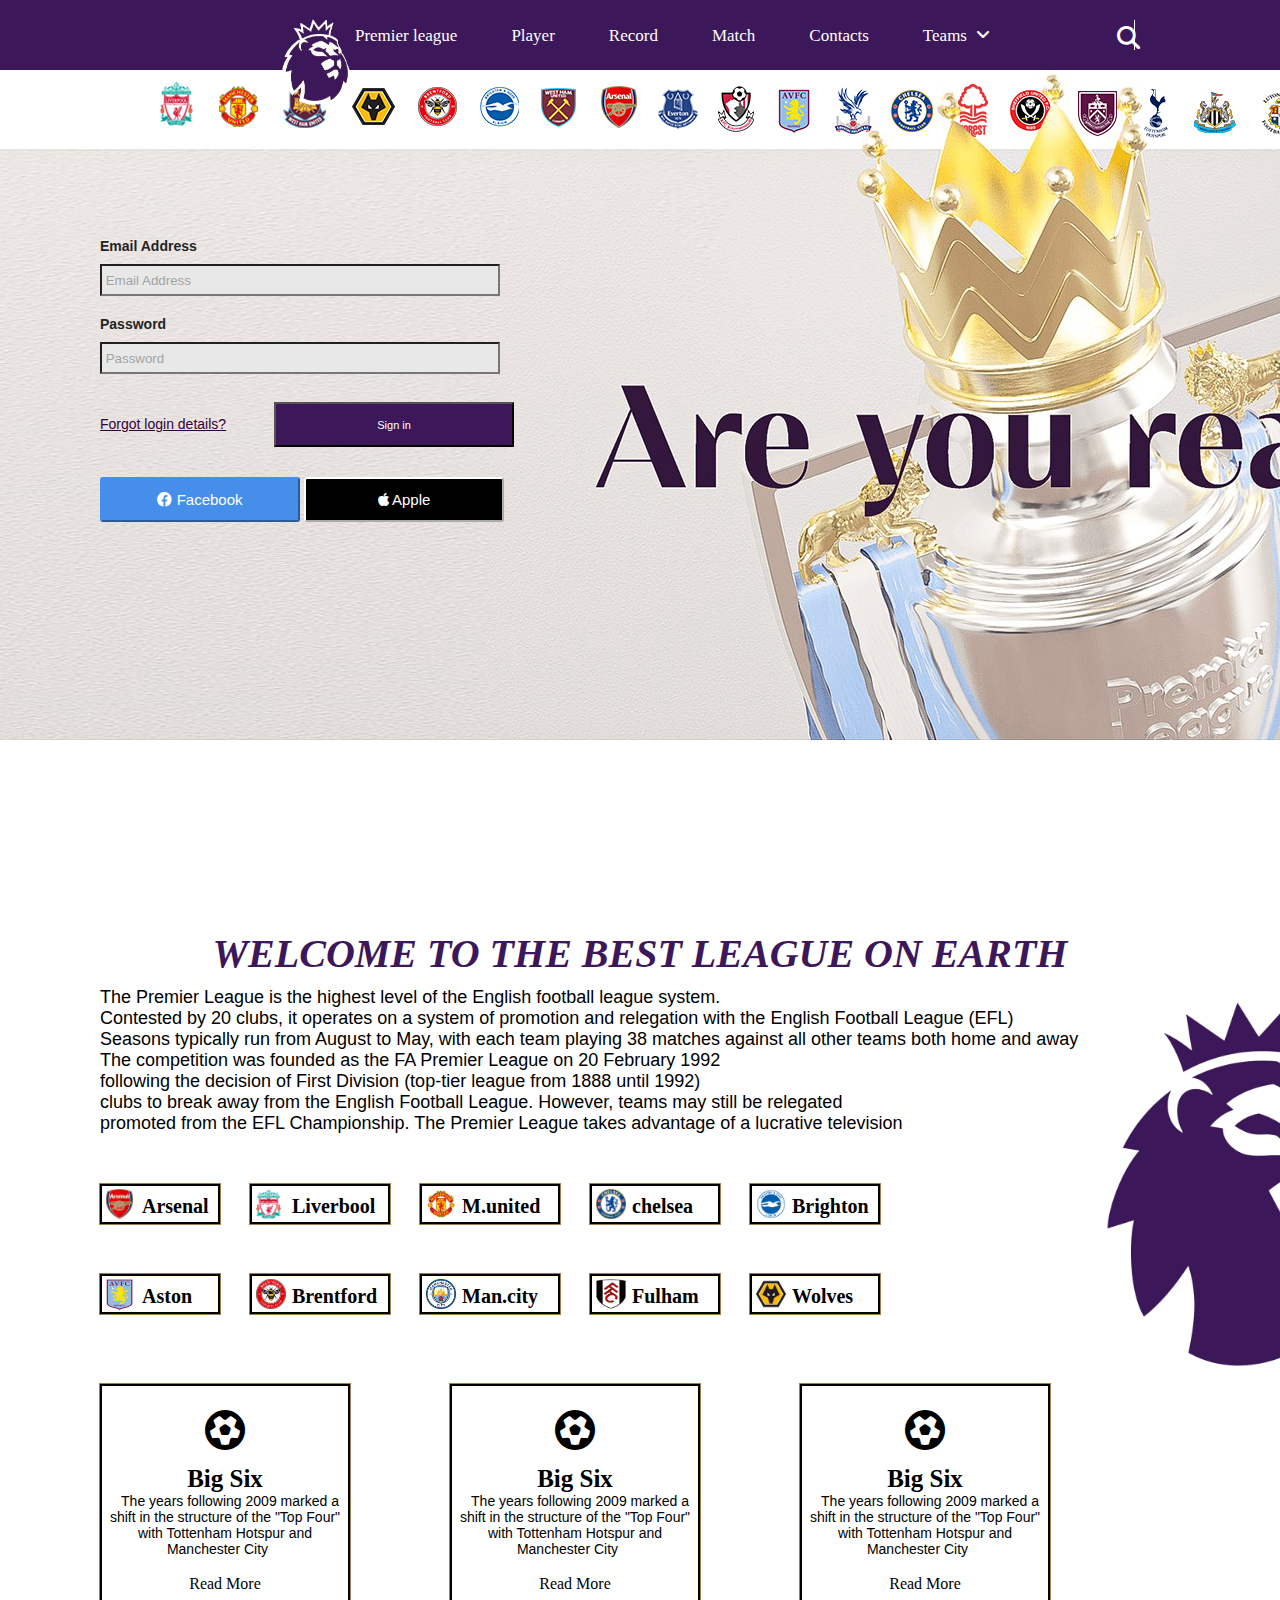
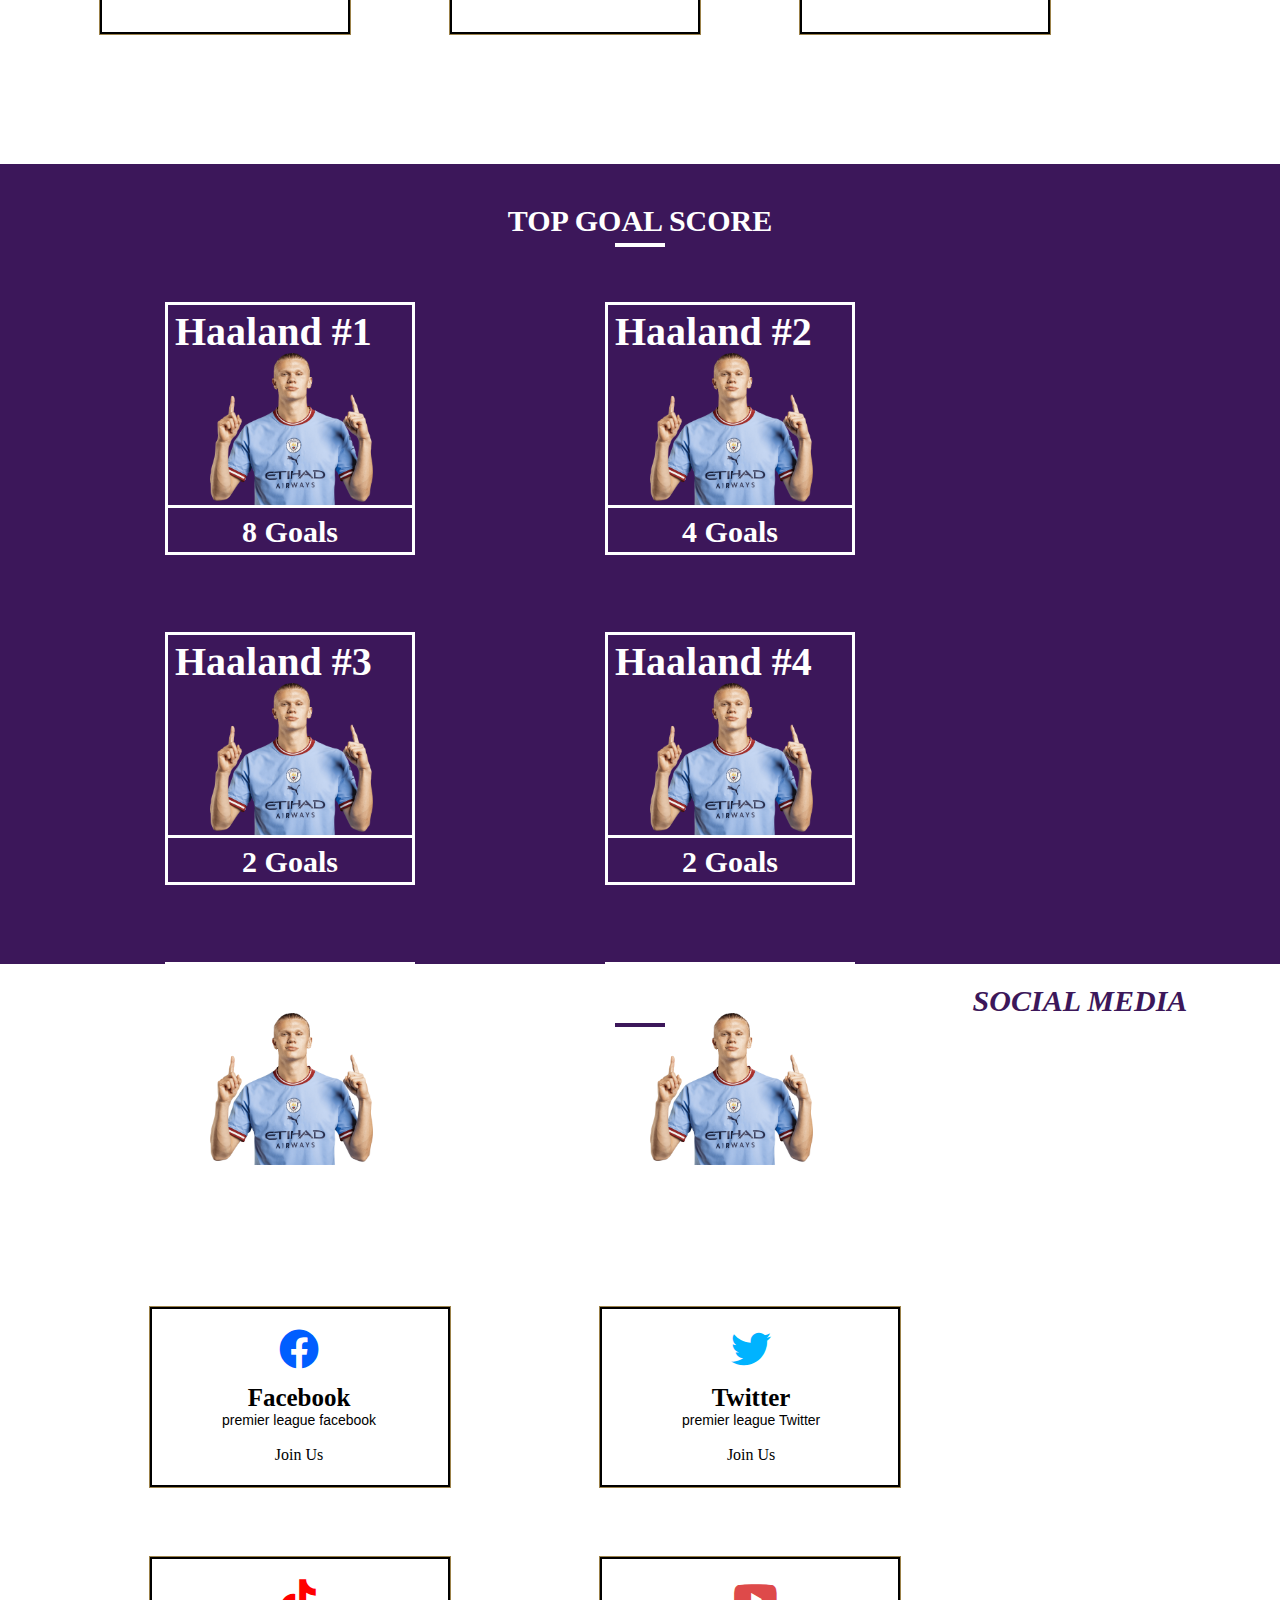
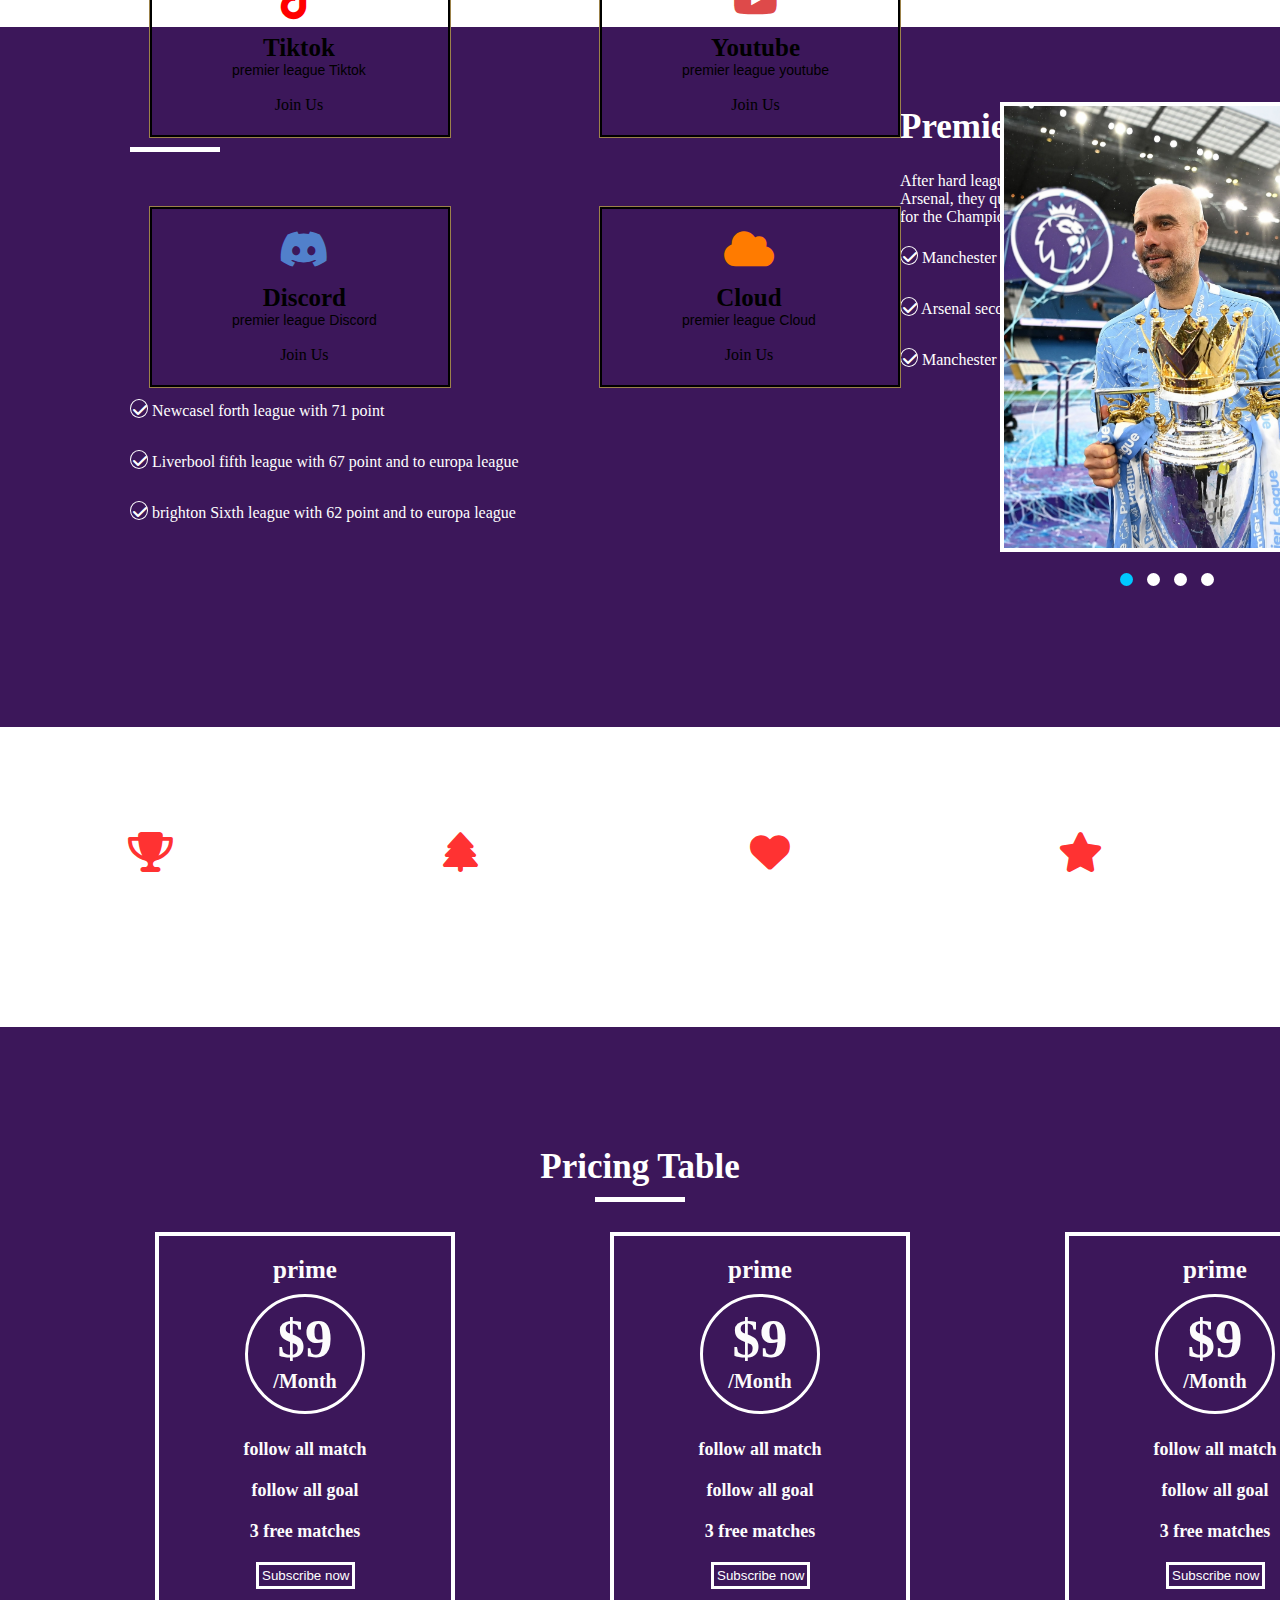
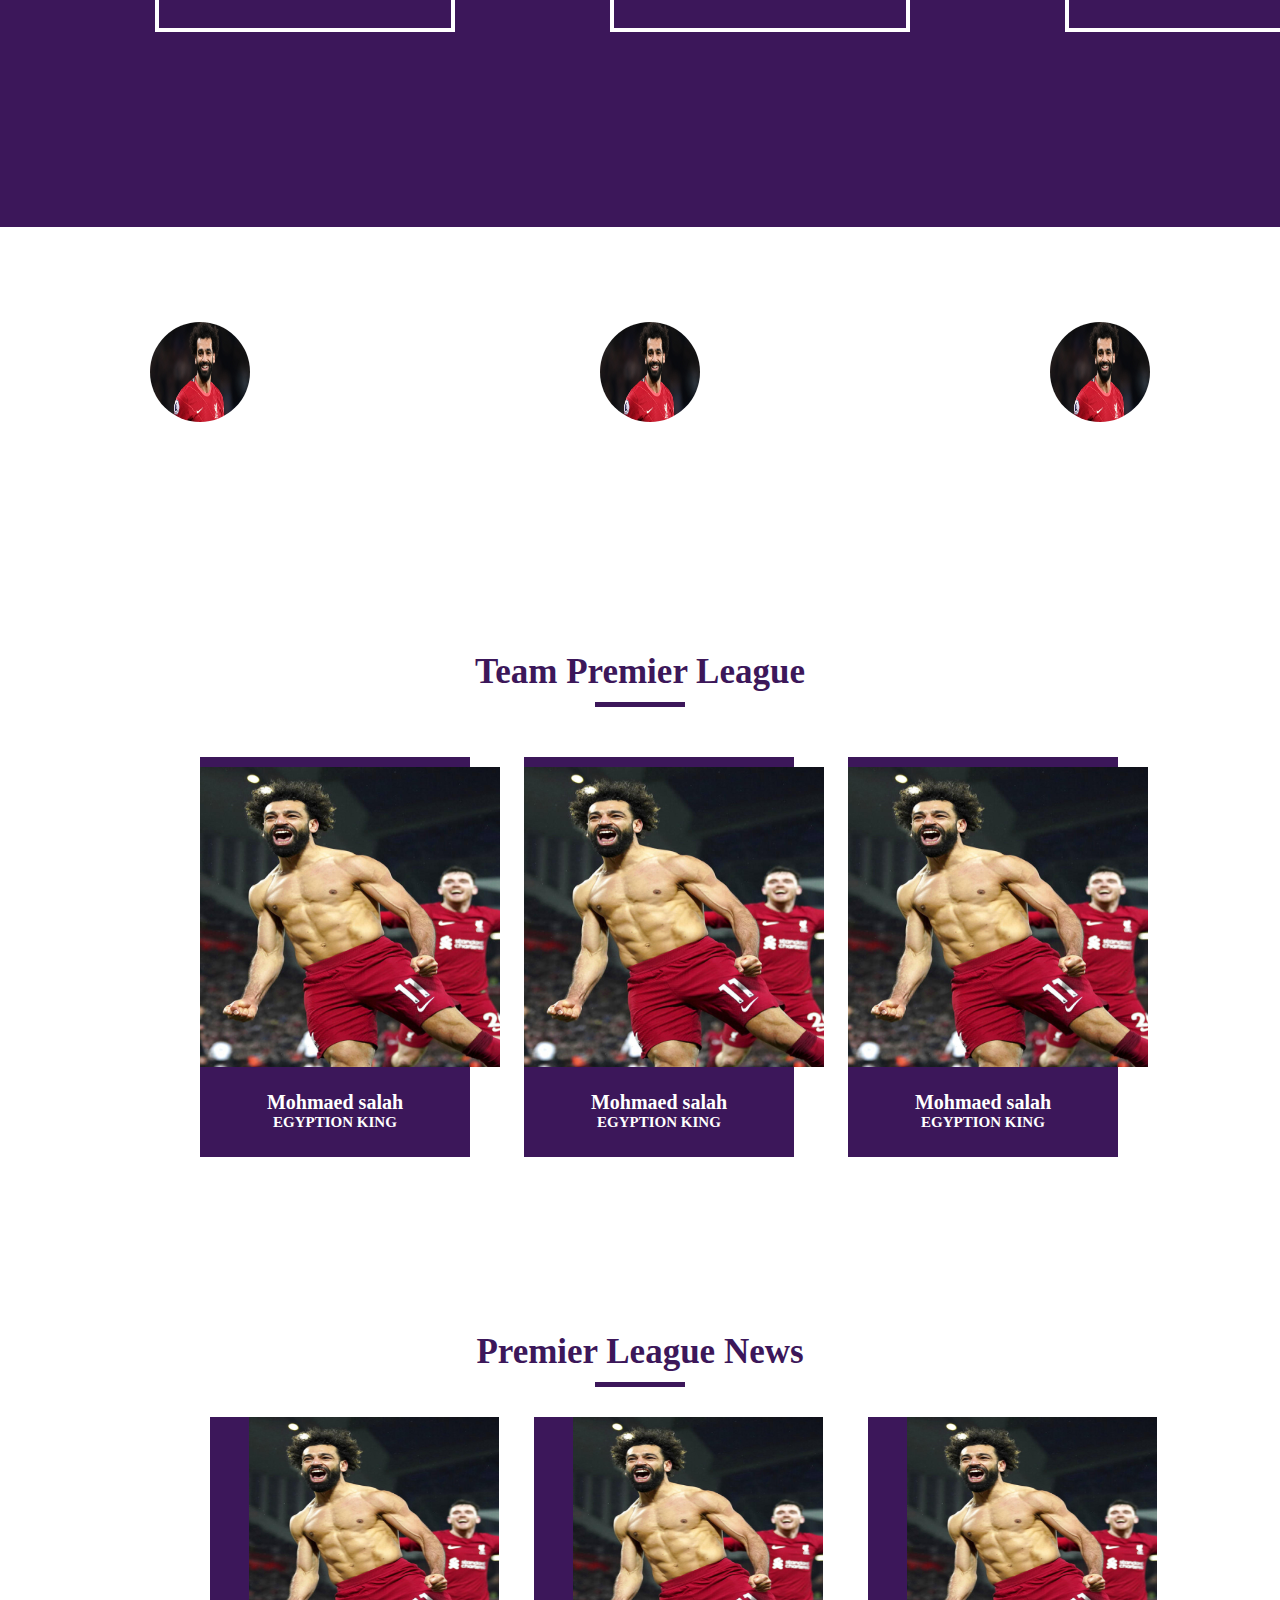
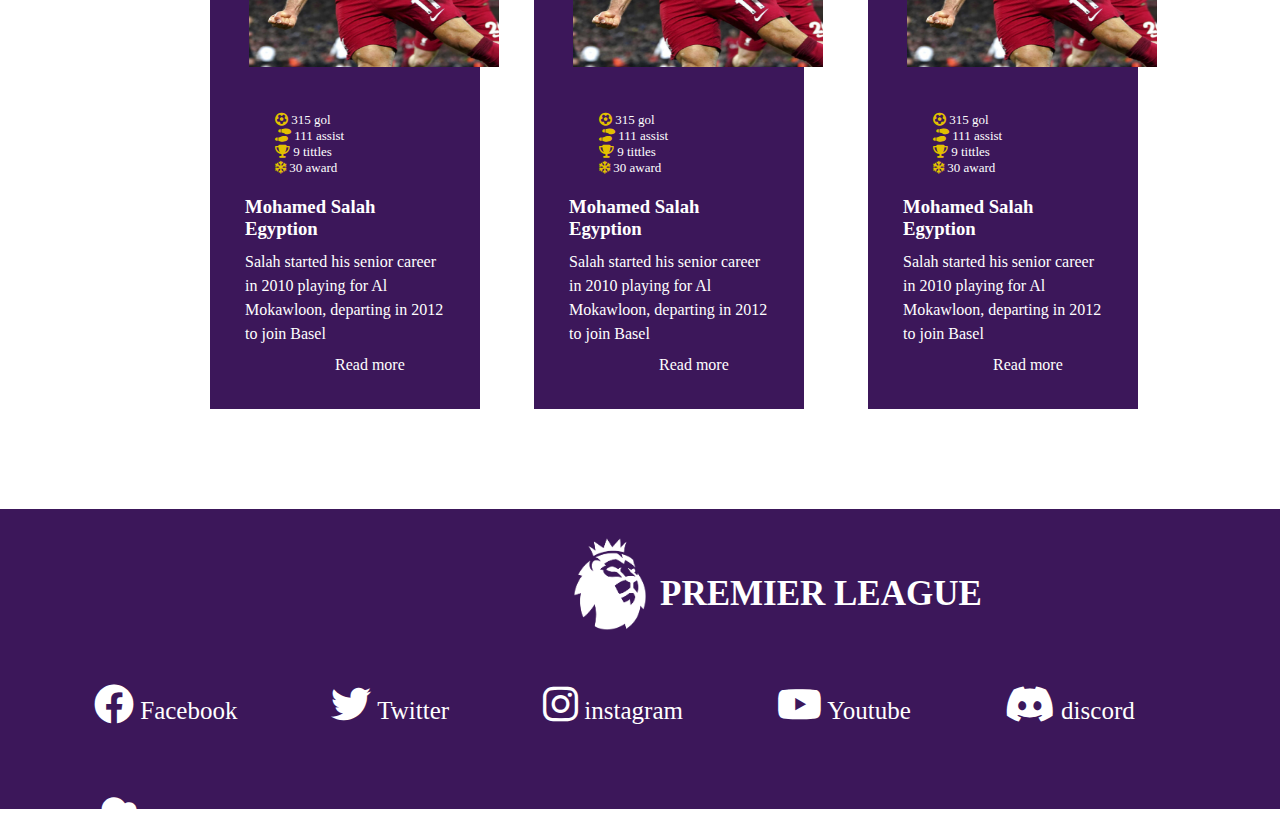
<file: index.html>
<html>
      <head>
             <title>table</title>
             <link rel="stylesheet" href="css/style.css">
             <link rel="stylesheet" href="css/all.css">
             
      </head>
<body>
   <div class="header">
        <img class="logo" src="img/3.png" >
        <ul class="list">
            <i class="fa-solid fa-magnifying-glass search" style="color: #ffffff;"></i>

            <li> <a href="#">Premier league</a></li>
            <li><a href="#">Player</a></li>
            <li><a href="#">Record</a></li>
            <li><a href="#">Match</a></li>
            <li><a href="#">Contacts</a></li>
            <li><a href="#">Teams</a></li>
            <i class="fa-solid fa-angle-down search1" style="color: #ffffff;"></i>
        </ul>
        <div class="line"></div>
    </div>
    <!-- ____________________________________________________________________________________ -->
<div class="pre">
    <div class="sign">
        <br>
        <h3 class="email1">Email Address</h3>
        <label for="email" class="label"></label>
        <input type="text" placeholder=" Email Address">
        <br>
        <h3 class="email">Password</h3>
        <label for="email" class="label"></label>
        <input type="password" placeholder=" Password">
        <br>
        <br>
        <a href="#">Forgot login details?</a>
        <button class="button1">Sign in</button>
        <div class="but">
         <button class="button2">
         <i class="fa-brands fa-facebook" style="color: #ffffff;"></i>
         Facebook</button>
         <button class="button3">
         <i class="fa-brands fa-apple" style="color: #ffffff;"></i>
         Apple</button>
        </div>
     </div>
</div>
    <!-- ____________________________________________________________________________________ -->
    <h1 class="welcome">welcome to the best league on Earth</h1>
    <p class="paragr">The Premier League is the highest level of the English football league system. </p>
    <p class="paragr2"> Contested by 20 clubs, it operates on a system of promotion and relegation with the English Football League (EFL) </p>
    <p class="paragr3">Seasons typically run from August to May, with each team playing 38 matches against all other teams both home and away</p>
    <p class="paragr4">The competition was founded as the FA Premier League on 20 February 1992</p>
    <p class="paragr5">following the decision of First Division (top-tier league from 1888 until 1992)</p>
    <p class="paragr6">clubs to break away from the English Football League. However, teams may still be relegated</p>
    <p class="paragr7">promoted from the EFL Championship. The Premier League takes advantage of a lucrative television </p>
    <div class="picturepremier"></div>
    <div class="teams">
        <div class="team-image"></div>
        <h3 class="tittle-team"><a href="https://www.arsenal.com/" target="_blank">Arsenal</a></h3>
    </div>
    <div class="teams1">
        <div class="team-image1"></div>
        <h3 class="tittle-team1"><a href="https://www.liverpoolfc.com/" target="_blank">Liverbool</a></h3>
    </div>
    <div class="teams2">
        <div class="team-image2"></div>
        <h3 class="tittle-team2"><a href="https://www.manutd.com/" target="_blank">M.united</a></h3>
    </div>
    <div class="teams3">
        <div class="team-image3"></div>
        <h3 class="tittle-team3"><a href="https://www.chelseafc.com/en" target="_blank">chelsea</a></h3>
    </div>
    <div class="teams4">
        <div class="team-image4"></div>
        <h3 class="tittle-team4"><a href="https://www.brightonandhovealbion.com/" target="_blank">Brighton</a></h3>
    </div>
    <div class="teams5">
        <div class="team-image5"></div>
        <h3 class="tittle-team5"><a href="https://www.avfc.co.uk/" target="_blank">Aston</a></h3>
    </div>
    <div class="teams6">
        <div class="team-image6"></div>
        <h3 class="tittle-team6"><a href="https://www.brentfordfc.com/en" target="_blank">Brentford</a></h3>
    </div>
    <div class="teams7">
        <div class="team-image7"></div>
        <h3 class="tittle-team7"><a href="https://www.mancity.com/" target="_blank">Man.city</a></h3>
    </div>
    <div class="teams8">
        <div class="team-image8"></div>
        <h3 class="tittle-team8"><a href="https://www.fulhamfc.com/" target="_blank">Fulham</a></h3>
    </div>
    <div class="teams9">
        <div class="team-image9"></div>
        <h3 class="tittle-team9"><a href="https://www.wolves.co.uk/" target="_blank">Wolves</a></h3>
    </div>
        <!-- ____________________________________________________________________________________ -->

                <div class="border1">
                     <div class="team-info">
                            <i class="fa-solid fa-futbol border-icon" ></i>
                            <h3 class="border-title">Big Six</h3>
                            <span class="border-text">The years following 2009 marked a shift in the structure of the "Top Four" with Tottenham Hotspur and Manchester City </span>
                            <br>
                            <br>
                            <a href="https://en.wikipedia.org/wiki/Premier_League#Champions" class="read" target="_blank">Read more</a>
                      </div> 
                </div> 
                <div class="border2">
                    <div class="team-info">
                           <i class="fa-solid fa-futbol border-icon" ></i>
                           <h3 class="border-title">Big Six</h3>
                           <span class="border-text">The years following 2009 marked a shift in the structure of the "Top Four" with Tottenham Hotspur and Manchester City </span>
                           <br>
                           <br>
                           <a href="https://en.wikipedia.org/wiki/Premier_League#Champions" class="read" target="_blank">Read more</a>
                     </div> 
               </div> 
               <div class="border3">
                <div class="team-info">
                       <i class="fa-solid fa-futbol border-icon" ></i>
                       <h3 class="border-title">Big Six</h3>
                       <span class="border-text">The years following 2009 marked a shift in the structure of the "Top Four" with Tottenham Hotspur and Manchester City </span>
                       <br>
                       <br>
                       <a href="https://en.wikipedia.org/wiki/Premier_League#Champions" class="read" target="_blank">Read more</a>
                 </div> 
           </div> 
                   <!-- ____________________________________________________________________________________ -->
            <div class="stat">
                <div class="text-line">
                    <h2 class="stat-goal">Top goal score</h2>
                    <div class="stat-line"></div>
                </div>
                <div class="stat-all">
                    <div class="stat-teamss">
                        <div class="stat-item">
                            <div class="border-image"></div>
                            <h2 class="border-name">Haaland #1</h2>
                            <img src="img/haaland.png"/>
                            <div class="border-goals"></div><h2 class="text-goal">8 Goals</h2>
                            <div class="stat-box">
                                <div class="stat-box1">
                                <h3 class="game">5 GAME</h3>
                                <h3 class="stat-tittle">Manchester City</h3>
                                <a href="#"><i class="fa-solid fa-futbol" style="color: #1a90ff;"></i></a>
                                <a href="#"><i class="fa-solid fa-trophy" style="color: #1a90ff;"></i></a>
                            </div>
                            </div>
                        </div> 
                    </div> 
                </div> 
                <div class="stat-all">
                    <div class="stat-teamss">
                        <div class="stat-item">
                            <div class="border-image"></div>
                            <h2 class="border-name">Haaland #2</h2>
                            <img src="img/haaland.png"/>
                            <div class="border-goals"></div><h2 class="text-goal">4 Goals</h2>
                            <div class="stat-box">
                                <div class="stat-box1">
                                <h3 class="game">5 GAME</h3>
                                <h3 class="stat-tittle">Manchester City</h3>
                                <a href="#"><i class="fa-solid fa-futbol" style="color: #1a90ff;"></i></a>
                                <a href="#"><i class="fa-solid fa-trophy" style="color: #1a90ff;"></i></a>
                            </div>
                            </div>
                        </div> 
                    </div> 
                </div> 
                <div class="stat-all">
                    <div class="stat-teamss">
                        <div class="stat-item">
                            <div class="border-image"></div>
                            <h2 class="border-name">Haaland #3</h2>
                            <img src="img/haaland.png"/>
                            <div class="border-goals"></div><h2 class="text-goal">2 Goals</h2>
                            <div class="stat-box">
                                <div class="stat-box1">
                                <h3 class="game">5 GAME</h3>
                                <h3 class="stat-tittle">Manchester City</h3>
                                <a href="#"><i class="fa-solid fa-futbol" style="color: #1a90ff;"></i></a>
                                <a href="#"><i class="fa-solid fa-trophy" style="color: #1a90ff;"></i></a>
                            </div>
                            </div>
                        </div> 
                    </div> 
                </div> 
                <div class="stat-all">
                    <div class="stat-teamss">
                        <div class="stat-item">
                            <div class="border-image"></div>
                            <h2 class="border-name">Haaland #4</h2>
                            <img src="img/haaland.png"/>
                            <div class="border-goals"></div><h2 class="text-goal">2 Goals</h2>
                            <div class="stat-box">
                                <div class="stat-box1">
                                <h3 class="game">5 GAME</h3>
                                <h3 class="stat-tittle">Manchester City</h3>
                                <a href="#"><i class="fa-solid fa-futbol" style="color: #1a90ff;"></i></a>
                                <a href="#"><i class="fa-solid fa-trophy" style="color: #1a90ff;"></i></a>
                            </div>
                            </div>
                        </div> 
                    </div> 
                </div> 
                <div class="stat-all">
                    <div class="stat-teamss">
                        <div class="stat-item">
                            <div class="border-image"></div>
                            <h2 class="border-name">Haaland #5</h2>
                            <img src="img/haaland.png"/>
                            <div class="border-goals"></div><h2 class="text-goal">2 Goals</h2>
                            <div class="stat-box">
                                <div class="stat-box1">
                                <h3 class="game">5 GAME</h3>
                                <h3 class="stat-tittle">Manchester City</h3>
                                <a href="#"><i class="fa-solid fa-futbol" style="color: #1a90ff;"></i></a>
                                <a href="#"><i class="fa-solid fa-trophy" style="color: #1a90ff;"></i></a>
                            </div>
                            </div>
                        </div> 
                    </div> 
                </div> 
                <div class="stat-all">
                    <div class="stat-teamss">
                        <div class="stat-item">
                            <div class="border-image"></div>
                            <h2 class="border-name">Haaland #6</h2>
                            <img src="img/haaland.png"/>
                            <div class="border-goals"></div><h2 class="text-goal">2 Goals</h2>
                            <div class="stat-box">
                                <div class="stat-box1">
                                <h3 class="game">5 GAME</h3>
                                <h3 class="stat-tittle">Manchester City</h3>
                                <a href="#"><i class="fa-solid fa-futbol" style="color: #1a90ff;"></i></a>
                                <a href="#"><i class="fa-solid fa-trophy" style="color: #1a90ff;"></i></a>
                            </div>
                            </div>
                        </div> 
                    </div> 
                </div> 
            </div> 
            <!-- ____________________________________________________________________________________ -->
            <div class="social">
                <div class="social-header">
                    <h2 class="Social-text"> Social Media</h2>
                    <div class="Social-line"></div>
                </div>
                <div class="social_border">
                    <div class="socia-info">
                           <i class="fa-brands fa-facebook social-icon" style="color: #005eff;"></i>
                           <h3 class="socia-title">Facebook</h3>
                           <span class="social-text-border">premier league facebook</span>
                           <br>
                           <br>
                           <a href="#" class="join_us" target="_blank">join us</a>
                     </div> 
               </div> 
               <div class="social_border">
                <div class="socia-info1">
                       <i class="fa-brands fa-twitter social-icon" style="color: #00b3ff;"></i>
                       <h3 class="socia-title">Twitter</h3>
                       <span class="social-text-border">premier league Twitter</span>
                       <br>
                       <br>
                       <a href="#" class="join_us" target="_blank">join us</a>
                 </div> 
           </div> 
              <div class="social_border">
                    <div class="socia-info1">
                           <i class="fa-brands fa-tiktok social-icon" style="color: #ff0000;"></i>
                           <h3 class="socia-title">Tiktok</h3>
                           <span class="social-text-border">premier league Tiktok</span>
                           <br>
                           <br>
                           <a href="#" class="join_us" target="_blank">join us</a>
                     </div> 
               </div> 
               <div class="social_border">
                <div class="socia-info1">
                       <i class="fa-brands fa-youtube social-icon" style="color: #de4a4a;"></i>
                       <h3 class="socia-title">Youtube</h3>
                       <span class="social-text-border">premier league youtube</span>
                       <br>
                       <br>
                       <a href="#" class="join_us" target="_blank">join us</a>
                 </div> 
                </div> 
                <div class="social_border">
                    <div class="socia-info1">
                           <i class="fa-brands fa-discord social-icon" style="color: #5180cb;"></i>
                           <h3 class="socia-title">Discord</h3>
                           <span class="social-text-border">premier league Discord</span>
                           <br>
                           <br>
                           <a href="#" class="join_us" target="_blank">join us</a>
                     </div> 
                    </div> 
                    <div class="social_border">
                        <div class="socia-info1">
                               <i class="fa-solid fa-cloud social-icon" style="color: #ff7b00;"></i>
                               <h3 class="socia-title">Cloud</h3>
                               <span class="social-text-border">premier league Cloud</span>
                               <br>
                               <br>
                               <a href="#" class="join_us" target="_blank">join us</a>
                         </div> 
                        </div> 
                </div>
                <!-- ____________________________________________________________________________________ -->
                <div class="pep">
                    <div class="pep-text">
                        <h3 class="trophy">premier league trophy</h3>
                        <div class="line-trophy"></div>
                        <p class="pep-paragraph">After hard league Manchester City won the title. After Arsenal, they qualified<br>for the Champions League and Manchester United.</p>
                        <ul class="team-qualified">
                            <li><i class="fa-solid fa-check"></i> Manchester city win league with 89 point</li>
                            <li><i class="fa-solid fa-check"></i> Arsenal second league with 84 point</li>
                            <li><i class="fa-solid fa-check"></i> Manchester united third league with 75 point</li>
                            <li><i class="fa-solid fa-check"></i> Newcasel forth league with 71 point</li>
                            <li><i class="fa-solid fa-check"></i> Liverbool fifth league with 67 point and to europa league</li>
                            <li><i class="fa-solid fa-check"></i> brighton Sixth league with 62 point and to europa league</li>
                        </ul> 
                    </div>
                    <div class="pep-photo-iteam">
                        <img class="pep-photo"  src="img/dl.beatsnoop.com-3000-clvm5Aur2j.jpg"/>
                    </div>
                    <ul class="under-photo">
                        <li class="one"></li>
                        <li class="two"></li>
                        <li class="three"></li>
                        <li class="four"></li>
                    </ul>
                </div>
                <!-- ____________________________________________________________________________________ -->
                <div class="cup">
                    <div class="cup-contacts"></div>
                        <div class="cup1">
                        <i class="fa-solid fa-trophy icon1"></i>
                        <h2 class="num">50</h2>
                        <span class="num1">win cahmpion</span>
                        </div>
                        <div class="cup1">
                        <i class="fa-solid fa-tree icon1"></i>
                        <h2 class="num">50</h2>
                        <span class="num1">Team of month</span>
                        </div>
                        <div class="cup1">
                        <i class="fa-solid fa-heart icon1"></i>
                        <h2 class="num">124k</h2>
                        <span class="num1">player</span>
                        </div>
                        <div class="cup1">
                            <i class="fa-solid fa-star icon1"></i>
                        <h2 class="num">124</h2>
                        <span class="num1">Team of week</span>
                        </div>
                </div>
                <!-- ____________________________________________________________________________________ -->
                <div class="prime">
                    <div class="prime-header">
                        <h2 class="prime-sub">pricing table</h2>
                        <div class="prime-line"></div>
                    </div> 
                        <div class="prime-connect">
                            <div class="prime-connect">
                                <div class="prime-rectangle">
                                    <h3 class="prime-span1">prime</h3>
                                    <div class="circle">
                                        <h3 class="span-dolar">$9</h3>
                                        <h3 class="span-month">/Month</h3>
                                    </div>
                                    <div class="span">
                                    <h3 class="prime-span">follow all match</h3>
                                    <h3 class="prime-span">follow all goal</h3>
                                    <h3 class="prime-span">3 free matches</h3>
                                    <button class="prime-botton">Subscribe now</button>
                                </div>
                            </div>
                            <div class="prime-connect">
                                <div class="prime-rectangle">
                                    <h3 class="prime-span1">prime</h3>
                                    <div class="circle">
                                        <h3 class="span-dolar">$9</h3>
                                        <h3 class="span-month">/Month</h3>
                                    </div>
                                    <div class="span">
                                    <h3 class="prime-span">follow all match</h3>
                                    <h3 class="prime-span">follow all goal</h3>
                                    <h3 class="prime-span">3 free matches</h3>
                                    <button class="prime-botton">Subscribe now</button>
                                </div>
                            </div>
                            <div class="prime-connect">
                                <div class="prime-rectangle">
                                    <h3 class="prime-span1">prime</h3>
                                    <div class="circle">
                                        <h3 class="span-dolar">$9</h3>
                                        <h3 class="span-month">/Month</h3>
                                    </div>
                                    <div class="span">
                                    <h3 class="prime-span">follow all match</h3>
                                    <h3 class="prime-span">follow all goal</h3>
                                    <h3 class="prime-span">3 free matches</h3>
                                    <button class="prime-botton">Subscribe now</button>
                                </div>
                            </div>
                    </div> 
                </div> 
                <!-- ____________________________________________________________________________________ -->
                <div class="team-of-week1">
                    <div class="image-team">
                        <div class="players">
                            <div class="text-contact">
                            <h3 class="image-text">Mohamed Salah</h3>
                            <span>playe Liverbool</span>
                            </div>
                            <p class="players-paragraph">Mohamed salaha player of liverbool and one of <br> the good player in premier league</p>
                        </div>
                        <div class="players1">
                            <div class="text-contact">
                            <h3 class="image-text">Mohamed Salah</h3>
                            <span>playe Liverbool</span>
                            </div>
                            <p class="players-paragraph">Mohamed salaha player of liverbool and one of <br> the good player in premier league</p>
                        </div>
                        <div class="players2">
                            <div class="text-contact">
                            <h3 class="image-text">Mohamed Salah</h3>
                            <span>playe Liverbool</span>
                            </div>
                            <p class="players-paragraph">Mohamed salaha player of liverbool and one of <br> the good player in premier league</p>
                        </div>
                    </div>
                </div>
                <!-- ____________________________________________________________________________________ -->
                <div class="news"> 
                    <div class="news-header">
                        <h2 class="news-title">Team premier league</h2>
                        <div class="news-line"></div>
                    </div> 
            <div class="all">
                <div class="news-all">
                    <div class="news-border">
                        <div class="news-border1">
                            <img src="img/mohmed1.jpg" width=300px height="300px" draggable="false"/>
                            <div class="news-overlay">
                            <a href="#"><i class="fa-brands fa-facebook-f"></i></a>
                            <a href="#"><i class="fa-brands fa-twitter"></i></a>
                            <a href="#"><i class="fa-brands fa-instagram"></i></a>
                            </div>
                        </div>
                            <div class="news-info">
                                <h3 class="new-titlee"> Mohmaed salah</h3>
                                 <h3 class="news-titleee">Egyption king</h3>
                            </div> 
                    </div>
                </div>
                <div class="news-all">
                    <div class="news-border check">
                    <div class="news-border1">
                        <img src="img/mohmed1.jpg" width=300px height="300px" draggable="false"/>
                        <div class="news-overlay">
                        <a href="#"><i class="fa-brands fa-facebook-f"></i></a>
                        <a href="#"><i class="fa-brands fa-twitter"></i></a>
                        <a href="#"><i class="fa-brands fa-instagram"></i></a>
                        </div>
                    </div>
                        <div class="news-info">
                            <h3 class="new-titlee"> Mohmaed salah</h3>
                             <h3 class="news-titleee">Egyption king</h3>
                        </div> 
                </div>
            </div>
            <div class="news-all">
                <div class="news-border">
                <div class="news-border1">
                    <img src="img/mohmed1.jpg" width=300px height="300px" draggable="false"/>
                    <div class="news-overlay">
                    <a href="#"><i class="fa-brands fa-facebook-f"></i></a>
                    <a href="#"><i class="fa-brands fa-twitter"></i></a>
                    <a href="#"><i class="fa-brands fa-instagram"></i></a>
                    </div>
                </div>
                    <div class="news-info">
                        <h3 class="new-titlee"> Mohmaed salah</h3>
                         <h3 class="news-titleee">Egyption king</h3>
                    </div> 
                </div>
            </div>
        </div>
    </div>
               <!-- ____________________________________________________________________________________  -->
            <div class="last">
                <div class="last-header">
                <h3 class="last-header">premier league News</h3>
                <div class="last-line"></div>
                </div>
                <div class="last-content">
                    <div class="last-item">
                        <div class="last-img">
                            <img src="img/mohmed1.jpg" width=250px height="250px" draggable="false"/>
                        </div> 
                        <div class="last-info">
                        <ul class="last-text">
                            <li><i class="fa-solid fa-futbol"></i> 315 gol</li>
                            <li><i class="fa-solid fa-shoe-prints"></i> 111 assist</li>
                            <li><i class="fa-solid fa-trophy"></i> 9 tittles</li>
                            <li><i class="fa-regular fa-snowflake"></i> 30 award</li>
                        </ul> 
                        <h3 class="last-main-news">Mohamed Salah Egyption </h3>
                        <p class="last-news">Salah started his senior career in 2010 playing for Al Mokawloon, departing in 2012 to join Basel</p>
                        <a href="#" class="last-read">Read more</a>
                         </div>
                     </div> 
                     <div class="last-item space">
                        <div class="last-img">
                            <img src="img/mohmed1.jpg" width=250px height="250px" draggable="false"/>
                        </div> 
                        <div class="last-info">
                        <ul class="last-text">
                            <li><i class="fa-solid fa-futbol"></i> 315 gol</li>
                            <li><i class="fa-solid fa-shoe-prints"></i> 111 assist</li>
                            <li><i class="fa-solid fa-trophy"></i> 9 tittles</li>
                            <li><i class="fa-regular fa-snowflake"></i> 30 award</li>
                        </ul> 
                        <h3 class="last-main-news">Mohamed Salah Egyption </h3>
                        <p class="last-news">Salah started his senior career in 2010 playing for Al Mokawloon, departing in 2012 to join Basel</p>
                        <a href="#" class="last-read">Read more</a>
                         </div>
                     </div> 
                     <div class="last-item">
                        <div class="last-img">
                            <img src="img/mohmed1.jpg" width=250px height="250px" draggable="false"/>
                        </div> 
                        <div class="last-info">
                        <ul class="last-text">
                            <li><i class="fa-solid fa-futbol"></i> 315 gol</li>
                            <li><i class="fa-solid fa-shoe-prints"></i> 111 assist</li>
                            <li><i class="fa-solid fa-trophy"></i> 9 tittles</li>
                            <li><i class="fa-regular fa-snowflake"></i> 30 award</li>
                        </ul> 
                        <h3 class="last-main-news">Mohamed Salah Egyption </h3>
                        <p class="last-news">Salah started his senior career in 2010 playing for Al Mokawloon, departing in 2012 to join Basel</p>
                        <a href="#" class="last-read">Read more</a>
                         </div>
                     </div> 
                </div>
            </div>
            <!-- ____________________________________________________________________________________ -->
        <div class="finish">
            <div class="finish1">
                <div class="finish-img">
                    <div class="imagee"></div>
                    <h3 class="finish-text">Premier League</h3>
                </div>
             </div>
            <ul class="footer-links">
                <li class="li1"><a href="#"><i class="fa-brands fa-facebook"></i></a> Facebook</li>
            </ul>
            <ul class="footer-links">
                <li class="li1"><a href="#"><i class="fa-brands fa-twitter"></i></a> Twitter</li>
            </ul> 
            <ul class="footer-links">
                <li class="li1"><a href="#"><i class="fa-brands fa-instagram"></i></a> instagram</li>
            </ul>
            <ul class="footer-links">
                <li class="li1"><a href="#"><i class="fa-brands fa-youtube"></i></a> Youtube</li>
            </ul> 
            <ul class="footer-links">
                <li class="li1"><a href="#"><i class="fa-brands fa-discord"></i></a> discord</li>
            </ul>
            <ul class="footer-links">
                <li class="li1"><a href="#"><i class="fa-solid fa-cloud"></i></a> Cloud</li>
            </ul> 
        </div>

              
</body>
</html>
</file>
<file: css/style.css>
*  {
    margin:0;
    padding: 0;
    box-sizing: border-box;
    }
 .header {
   width: 100%;
   height: 70px;
   position: fixed;
   z-index: 10;
   background-color: #3C175A;
   overflow: auto;
   top: 0;
   left: 0;
   }
 .logo {
   width: 235px;
   height: 120px;
   float: left;
   position: fixed;
   margin-top: 5px;
   margin-left: 200px;

    }
 
 .list {
   margin-top: 10px;
   list-style-type: none ;
   float: right;
   font-style: bold;
   margin-right: 290px;
   }
 .list   li {
   display: inline-block ;
   margin-top: 16px;
   margin-left: 50px;
   font-family: Acumin Pro;
   color: #fff;
   font-size: 17px;
   }
 .list li a{
   text-decoration: none ;
   color: #fff;
   }
 .search{
   font-size:23px;
   float: right;
   margin-top: 16px;
   margin-right: -150px;
   }
 .search1{
   margin-left: 5px;
   }
.line{
width: 1px;
height: 30px;
float: right;
margin-right: -830px;
margin-top: 20px;
background-color: #fff;

}
.backkk{
width: 250px;
height: 599px;
background-color: #3C175A;

}

 .sign{
margin-left: 100px;
} 
.email{
   margin-top: 20px;
   font-family: Arial, "Helvetica Neue", Helvetica, sans-serif;
   font-weight: bold;
   font-size: 14px;
   
   color: rgb(36, 36, 36);
}
.email1{
  margin-top: 220px;
  font-family: Arial, "Helvetica Neue", Helvetica, sans-serif;
  font-weight: bold;
  font-size: 14px;
  color: rgb(36, 36, 36);
}
input[type="text"] {
  margin-top: 10px;
      width: 400px; 
      height: 32px;
      background-color: #e8e8e8ff;
}
input[type="password"] {
  margin-top: 10px;
   width: 400px; 
   height: 32px;
   background-color: #e8e8e8ff;
}
.sign a{
   color: #37003cff;
   font-size: 14px;
   font-family: 'Gill Sans', 'Gill Sans MT', Calibri, 'Trebuchet MS', sans-serif;
}
input[type="password"]::placeholder {
   opacity: 0.6; 
 }
 input[type="text"]::placeholder {
   opacity: 0.6; 
 }
 .button1{
   margin-top: 10px;
   margin-left: 44px;
   width: 240px;
   height: 45px;
   background-color: #3C175A;
   font-size: 11px;
   color: white;
 }
 .button2{
   margin-top: 30px;
   width: 200px;
   height: 45px;
   background-color: #458feaff;
   font-size: 15px;
   color: white;
   border-radius: 3px;
   border-color: #458feaff;

 }
 .button3{
   margin-top: -45px;
   width: 200px;
   height: 45px;
   background-color: rgb(0, 0, 0);
   font-size: 15px;
   color: white;
   border-radius: 3px;
   border-color: rgb(255, 255, 255);
 }
.pre{
  background-image: url(../img/3.jpg);
  box-sizing: border-box;
  width: 100%;
  height:100vh;
  background-position: cover;
  background-repeat: no-repeat;;
  position:relative;
  top: 0;
  left: 0;
}
.button2:hover{
  transition: .5s;
  background-color: rgb(108, 162, 229);
}
.button3:hover{
  transition: .5s;
  background-color: rgb(52, 52, 52);
  }
  /*_______________________________________________________________________________________ */

  .welcome{
    margin-top: 30px;
    font-family: Acumin Pro;
    font-size: 40px;
    font-style: italic;
    text-align: center;
    text-transform: uppercase;  
    color: #3C175A;

  }
.paragr{
  margin-top: 10px;
  margin-left: 100px;
  font-family: 'Segoe UI', Tahoma, Geneva, Verdana, sans-serif;
  font-size: 18px;
}
.paragr2{
  margin-left: 100px;
  font-family: 'Segoe UI', Tahoma, Geneva, Verdana, sans-serif;
  font-size: 18px;
}
.paragr3{
  margin-left: 100px;
  font-family: 'Segoe UI', Tahoma, Geneva, Verdana, sans-serif;
  font-size: 18px;
}
.paragr4{
  margin-left: 100px;
  font-family: 'Segoe UI', Tahoma, Geneva, Verdana, sans-serif;
  font-size: 18px;
}
.paragr5{
  margin-left: 100px;
  font-family: 'Segoe UI', Tahoma, Geneva, Verdana, sans-serif;
  font-size: 18px;
}
.paragr6{
  margin-left: 100px;
  font-family: 'Segoe UI', Tahoma, Geneva, Verdana, sans-serif;
  font-size: 18px;
}
.paragr7{
  margin-left: 100px;
  font-family: 'Segoe UI', Tahoma, Geneva, Verdana, sans-serif;
  font-size: 18px;
}
.picturepremier{

background-image: url(../img/gang.png);
background-size: 400px 400px;
background-repeat: no-repeat;
height:400px;
position:relative;
margin-left: 1050px;
margin-top: -150px;

}
.picturepremier:hover{
  background-image: url(../img/gang.png);
  background-size: 415px 415px;
  transition: 1s;
  background-repeat: no-repeat;
  margin-left: 1050px;
  margin-top: -150px;
  
  }
.check{
  width: 250px;
  height: 250px;
  background-color: #3C175A;
}
.teams{
  width: 120px;
  height: 40px;
  border: 2px solid  black;
  outline: 1px  solid #9C824A ;
  margin-top: -200px;
  margin-left: 100px;
}
.team-image{
background-image: url(../img/ARSENAL.png);
background-size: 27px 30px;
margin-top: 3PX;
margin-left: 4PX;
background-repeat: no-repeat;
width: 100%;
height: 100%;
}
.tittle-team{
font-size: 20px;
font-family: Acumin Pro;
margin-top: -30px;
margin-left: 40px;
}
.tittle-team a{
  color: black;
  text-decoration: none;
  }
.tittle-team a:hover{
  color:#9C824A ;
}
.teams1{
  width: 140px;
  height: 40px;
  border: 2px solid  black;
  outline: 1px  solid #9C824A ;
  margin-top: -40px;
  margin-left: 250px;
}
.team-image1{
background-image: url(../img/liverbool.png);
background-size: 25px 30px;
margin-top: 3PX;
margin-left: 4PX;
background-repeat: no-repeat;
width: 100%;
height: 100%;
}
.tittle-team1{
font-size: 20px;
font-family: Acumin Pro;
margin-top: -30px;
margin-left: 40px;
}
.tittle-team1 a{
  color: black;
  text-decoration: none;
  }
.tittle-team1 a:hover{
  color:#9C824A ;
}
.teams2{
  width: 140px;
  height: 40px;
  border: 2px solid  black;
  outline: 1px  solid #9C824A ;
  margin-top: -40px;
  margin-left: 420px;
}
.team-image2{
background-image: url(../img/man\ united.png);
background-size: 30px 30px;
margin-top: 3PX;
margin-left: 4PX;
background-repeat: no-repeat;
width: 100%;
height: 100%;
}
.tittle-team2{
font-size: 20px;
font-family: Acumin Pro;
margin-top: -30px;
margin-left: 40px;
}
.tittle-team2 a{
  color: black;
  text-decoration: none;
  }
.tittle-team2 a:hover{
  color:#9C824A ;
}
.teams3{
  width: 130px;
  height: 40px;
  border: 2px solid  black;
  outline: 1px  solid #9C824A ;
  margin-top: -40px;
  margin-left: 590px;
}
.team-image3{
background-image: url(../img/chelce.png);
background-size: 30px 30px;
margin-top: 3PX;
margin-left: 4PX;
background-repeat: no-repeat;
width: 100%;
height: 100%;
}
.tittle-team3{
font-size: 20px;
font-family: Acumin Pro;
margin-top: -30px;
margin-left: 40px;
}
.tittle-team3 a{
  color: black;
  text-decoration: none;
  }
.tittle-team3 a:hover{
  color:#9C824A ;
}
.teams4{
  width: 130px;
  height: 40px;
  border: 2px solid  black;
  outline: 1px  solid #9C824A ;
  margin-top: -40px;
  margin-left: 750px;
}
.team-image4{
background-image: url(../img/britoon.png);
background-size: 30px 30px;
margin-top: 3PX;
margin-left: 4PX;
background-repeat: no-repeat;
width: 100%;
height: 100%;
}
.tittle-team4{
font-size: 20px;
font-family: Acumin Pro;
margin-top: -30px;
margin-left: 40px;
}
.tittle-team4 a{
  color: black;
  text-decoration: none;
  }
.tittle-team4 a:hover{
  color:#9C824A ;
}
.teams5{
  width: 120px;
  height: 40px;
  border: 2px solid  black;
  outline: 1px  solid #9C824A ;
  margin-top: 50px;
  margin-left: 100px;
}
.team-image5{
background-image: url(../img/aston.png);
background-size: 27px 32px;
margin-top: 3PX;
margin-left: 4PX;
background-repeat: no-repeat;
width: 100%;
height: 100%;
}
.tittle-team5{
font-size: 20px;
font-family: Acumin Pro;
margin-top: -30px;
margin-left: 40px;
}
.tittle-team5 a{
  color: black;
  text-decoration: none;
  }
.tittle-team5 a:hover{
  color:#9C824A ;
}
.teams6{
  width: 140px;
  height: 40px;
  border: 2px solid  black;
  outline: 1px  solid #9C824A ;
  margin-top: -40px;
  margin-left: 250px;
}
.team-image6{
background-image: url(../img/brentford.png);
background-size: 30px 30px;
margin-top: 3PX;
margin-left: 4PX;
background-repeat: no-repeat;
width: 100%;
height: 100%;
}
.tittle-team6{
font-size: 20px;
font-family: Acumin Pro;
margin-top: -30px;
margin-left: 40px;
}
.tittle-team6 a{
  color: black;
  text-decoration: none;
  }
.tittle-team6 a:hover{
  color:#9C824A ;
}
.teams7{
  width: 140px;
  height: 40px;
  border: 2px solid  black;
  outline: 1px  solid #9C824A ;
  margin-top: -40px;
  margin-left: 420px;
}
.team-image7{
background-image: url(../img/city.png);
background-size: 30px 30px;
margin-top: 3PX;
margin-left: 4PX;
background-repeat: no-repeat;
width: 100%;
height: 100%;
}
.tittle-team7{
font-size: 20px;
font-family: Acumin Pro;
margin-top: -30px;
margin-left: 40px;
}
.tittle-team7 a{
  color: black;
  text-decoration: none;
  }
.tittle-team7 a:hover{
  color:#9C824A ;
}
.teams8{
  width: 130px;
  height: 40px;
  border: 2px solid  black;
  outline: 1px  solid #9C824A ;
  margin-top: -40px;
  margin-left: 590px;
}
.team-image8{
background-image: url(../img/fulham.png);
background-size: 30px 30px;
margin-top: 3PX;
margin-left: 4PX;
background-repeat: no-repeat;
width: 100%;
height: 100%;
}
.tittle-team8{
font-size: 20px;
font-family: Acumin Pro;
margin-top: -30px;
margin-left: 40px;
}
.tittle-team8 a{
  color: black;
  text-decoration: none;
  }
.tittle-team8 a:hover{
  color:#9C824A ;
}
.teams9{
  width: 130px;
  height: 40px;
  border: 2px solid  black;
  outline: 1px  solid #9C824A ;
  margin-top: -40px;
  margin-left: 750px;
}
.team-image9{
background-image: url(../img/wolves.png);
background-size: 30px 30px;
margin-top: 3PX;
margin-left: 4PX;
background-repeat: no-repeat;
width: 100%;
height: 100%;
}
.tittle-team9{
font-size: 20px;
font-family: Acumin Pro;
margin-top: -30px;
margin-left: 40px;
}
.tittle-team9 a{
  color: black;
  text-decoration: none;
  }
.tittle-team9 a:hover{
  color:#9C824A ;
}

/* _________________________________________________________________________________ */

.border1{
  width: 250px;
  height: 250px;
  border: 2px solid  #000000;
  margin-top: 70px;
  margin-left: 100px;
  float: left;
  display: block;
  padding: 19px 0px;
  text-align: center;
  position: relative;
  overflow: hidden;
  outline: 1px  solid #9C824A ;


}
.border1:after{
    position: absolute;
    content: "";
    width: 0;
    height: 0;
    top:0;
    left: 0;
    background-color: #3C175A;
    opacity: 0;
}
.border1:hover:after{
    width: 100%;
    height: 100%;
    opacity:1;
    transition: .5s;
    
}
.border-title{
  margin-top: 15px;
  font-family: Acumin Pro;
  font-size: 25px;

}

.border-text{
text-align: center;
padding-left: 10px;
padding-right: 15px;
font-size: 14px;
  font-family: 'Segoe UI', Tahoma, Geneva, Verdana, sans-serif;

}

.border-icon{
margin-top: 5px;
  font-size: 40px;
}

  .border1:hover .border-title{
   color: #fcfcfc;
   transition: color 1s;
   }
   .border1:hover .border-text{
    color: #fcfcfc;
    transition: color 1s;
    }
    .border1:hover .border-icon{
      color: #fcfcfc;
      transition: color 1s;
      }
      .border1:hover .read{
        color: #fcfcfc;
        transition: color 1s;
        }
   .team-info{
    position: absolute;
    z-index: 4;

   }
   .border2{
    width: 250px;
    height: 250px;
    border: 2px solid  #000000;
    margin-top: 70px;
    margin-left: 100px;
    float: left;
    display: block;
    padding: 19px 0px;
    text-align: center;
    position: relative;
    overflow: hidden;
    outline: 1px  solid #9C824A ;
  
  
  }
  .border2:after{
      position: absolute;
      content: "";
      width: 0;
      height: 0;
      top:0;
      left: 0;
      background-color: #3C175A;
      opacity: 0;
  }
  .border2:hover:after{
      width: 100%;
      height: 100%;
      opacity:1;
      transition: .5s;
      
  }
  .border-title{
    margin-top: 15px;
    font-family: Acumin Pro;
    font-size: 25px;
  
  }
  
  .border-text{
  text-align: center;
  padding-left: 10px;
  padding-right: 15px;
  font-size: 14px;
    font-family: 'Segoe UI', Tahoma, Geneva, Verdana, sans-serif;
  
  }
  
  .border-icon{
  margin-top: 5px;
    font-size: 40px;
  }

  
    .border2:hover .border-title{
     color: #fcfcfc;
     transition: color 1s;
     }
     .border2:hover .border-text{
      color: #fcfcfc;
      transition: color 1s;
      }
      .border2:hover .border-icon{
        color: #fcfcfc;
        transition: color 1s;
        }
        .border2:hover .read{
          color: #fcfcfc;
          transition: color 1s;
          }
     .team-info{
      position: absolute;
      z-index: 4;
  
     }
     .border3{
      width: 250px;
      height: 250px;
      border: 2px solid  #000000;
      margin-top: 70px;
      margin-left: 100px;
      float: left;
      display: block;
      padding: 19px 0px;
      text-align: center;
      position: relative;
      overflow: hidden;
      outline: 1px  solid #9C824A ;
    
    
    }
    .border3:after{
        position: absolute;
        content: "";
        width: 0;
        height: 0;
        top:0;
        left: 0;
        background-color: #3C175A;
        opacity: 0;
    }
    .border3:hover:after{
        width: 100%;
        height: 100%;
        opacity:1;
        transition: .5s;
        
    }
    .border-title{
      margin-top: 15px;
      font-family: Acumin Pro;
      font-size: 25px;
    
    }
    
    .border-text{
    text-align: center;
    padding-left: 10px;
    padding-right: 15px;
    font-size: 14px;
      font-family: 'Segoe UI', Tahoma, Geneva, Verdana, sans-serif;
    
    }
    
    .border-icon{
    margin-top: 5px;
      font-size: 40px;
    }
    .read{
      text-decoration: none;
      font-family: Acumin Pro;
      text-transform: capitalize;
      color: #000000;
  
    }
    .border3:hover .border-title{
       color: #fcfcfc;
       transition: color 1s;
    }
    .border3:hover .border-text{
        color: #fcfcfc;
        transition: color 1s;
    }
    .border3:hover .border-icon{
          color: #fcfcfc;
          transition: color 1s;
      }
      .border3:hover .read{
        color: #fcfcfc;
        transition: color 1s;
    }
      .team-info{
      position: absolute;
      z-index: 4;
    
       }
       /* _________________________________________________________________________________________________ */
.stat {
  margin-top: 450px;
  width: 100%;
  height: 800px;
  background-color: #3C175A;
}
  .stat-goal{
    color: #fff;
    text-align: center;
    padding-top: 40px;
    font-family: Acumin Pro;
    text-transform: uppercase;
    font-size: 30px;
   }
   .stat-line{
    width: 50px;
    height: 4px;
    margin: auto;
    margin-top: 5px;
    background-color: #fff;
   }
  
.stat-item{
  width: 300px;
  height: 300px;
  float: left;
  margin-top: 30px;
  margin-left: 140px;
  position: relative;
  padding:25px;
}

.border-name{
  font-family: Acumin Pro;
  color: #ffffff;
  font-size: 40px;
  margin-top: -200px;
  margin-left: 10px;
}
.border-image{
  padding: 100px;
  border: 3px solid  #ffffff;
}
.stat-item img{
  width: 65%;
  margin-top: -2px;
  margin-left: 45px;
}
.border-goals{
width: 100%;
height: 50px;
border: 3px solid  #ffffff;
}
.stat-box .game {
  color: #ffffff;
  text-transform: uppercase;
  margin-bottom: 5px;
  position: relative;
  top: 10px;
  opacity: 0;
  transition: top 1s ,opacity .6s;
  transition-delay: 0;
}
.stat-tittle{
  font-size: 20px;
  position: relative;
  color: #ffffff;
  top: 10px;
  margin-bottom: 10px;
  opacity: 0;
  transition: top 1s ,opacity .3s;
  transition-delay: .5s;
}
.stat-box a  {
  display: inline-block;
  width:40px;
  height: 40px;
  position: relative;

  background-color: #fff;
  top:10px;
  opacity: 0;
  transition: top 1s ,opacity .4s;
  transition-delay: .7s;
}
.text-goal{
  font-family: Acumin Pro;
  color: #ffffff;
  font-size: 30px;
  text-align: center;
  margin-top: -40px;
}
.stat-item .stat-box{
  top:0;
  left:0;
  width:100%;
  height:100%;
  position: absolute;
  background-color: rgba(0, 140, 255, 0.6);
  opacity: 0;
  transition:opacity 1s;
}
.stat-box a i{
  line-height: 40px;
}
.stat-item:hover .stat-box{
  opacity:1;
  visibility: visible;
}
.stat-box .stat-box1{
  position: absolute;
  top:50%;
  left:50%;
  text-align: center;
  width: 100px;
  transform: translate(-50px,-50px);
  font-family: Acumin Pro;
}
.stat-item:hover .stat-box .game{
  top:0;
  opacity: 1; 
}
.stat-item:hover .stat-tittle {
 top:0;
 opacity: 1;
}
.stat-item:hover .stat-box a{
  top:0;
  opacity: 1;
}

/* ___________________________________________________________________________________________ */
.Social-text{
  color: #3C175A;
  text-align: center;
  padding-top: 20px;
  font-family: Acumin Pro;
  text-transform: uppercase;
  font-style: italic;
  font-size: 30px;
 }
 .Social-line{
  width: 50px;
  height: 4px;
  margin: auto;
  margin-top: 5px;
  background-color: #3C175A;
 }
 .social_border{
  width: 300px;
  height: 180px;
  border: 2px solid  #000000;
  margin-top: 70px;
  margin-left: 150px;
  float: left;
  display: block;
  padding: 15px 0px;
  text-align: center;
  position: relative;
  overflow: hidden;
  outline: 1px  solid #9C824A ;


}
.social_border:after{
    position: absolute;
    content: "";
    width: 0;
    height: 0;
    top:0;
    left: 0;
    background-color: #3C175A;
    opacity: 0;
}
.social_border:hover:after{
    width: 100%;
    height: 100%;
    opacity:1;
    transition: .5s;
}
.socia-title{
  margin-top: 15px;
  font-family: Acumin Pro;
  font-size: 25px;
}
.social-text-border{
text-align: center;
font-size: 14px;
  font-family: 'Segoe UI', Tahoma, Geneva, Verdana, sans-serif;

}
.social-icon{
  text-align: center;
  margin-top: 5px;
  font-size: 40px;
}
.join_us{
  text-decoration: none;
  font-family: Acumin Pro;
  text-transform: capitalize;
  color: #000000;
}
  .social_border:hover .socia-title{
   color: #fcfcfc;
   transition: color 1s;
  }
   .social_border:hover .social-text-border{
  color: #fcfcfc;
  transition: color 1s;
  }
  .social_border:hover .social-icon{
  color: #fcfcfc;
  transition: color 1s;
  }
  .social_border:hover .join_us{
  color: #fcfcfc;
  transition: color 1s;
   }
   .socia-info{
    position: absolute;
    z-index: 4;
    margin-left: 70px;

   }
   .socia-info1{
    position: absolute;
    z-index: 4;
    margin-left: 80px;

   }
   /* ___________________________________________________________________________________ */
   .pep{
    background-color: #3C175A;
    width: 100%;
    height: 700px;
    margin-top: 600px;
   }
.pep-photo{
  display: block;
  width: 330px;
  height: 450px;
  margin-left: 1000px;
  border: 4px solid  #ffffff;
  margin-top: -420px;

}
.trophy{
  color: #ffffff;
  display: block;
  font-size: 35px;
  padding-top: 80px;
  padding-left: 120px;
  font-family: Acumin Pro;
  text-transform: capitalize;
}
.line-trophy{
  width: 90px;
  height:5px;
  margin-left: 130px;
  background-color: #ffffff;

}
.pep-paragraph{
  color: #fff;
  padding-left: 130px;
  padding-top: 30px;
  margin-top: -10px;
  font-family: Acumin Pro;

}
.team-qualified{
  margin-top: -10px;
}
.team-qualified li{
  padding-left: 130px;
  font-family: Acumin Pro;
  list-style: none;
  padding-top: 30px;
  color: #fff;

}
.team-qualified li i {
  border: 1px solid #ffffff;
  color: #ffffff;
  width: 18px;
  height:19px;
  padding-top: 2px;
  padding-left: 2px;
  border-radius: 50%;
}
.under-photo{
  margin-left: 1100px;
  margin-top: 20px;
  padding-left: 10px;
}
.under-photo li{
  border-radius: 50%;
  padding-left: 10px;
  margin-left: 10px;
  width:13px;
  height:13px;
  background-color: #ffffff;
  display: inline-block;
}
.under-photo li.one{
  width:13px;
  height:13px;
  background-color: #00c8ff;
 
}
 .two:hover{
  width:13px;
  height:13px;
  background-color: #00c8ff;
 
}
.three:hover{
  width:13px;
  height:13px;
  background-color: #00c8ff;
 
}
.four:hover{
  width:13px;
  height:13px;
  background-color: #00c8ff;
 
}
/* ____________________________________________________ */
.cup {
  position: relative;
  background-size: cover;
  background-image: url(../img/steptodown.com412221.jpg);
  height: 300px;
  background-attachment: fixed;
  overflow: hidden;
}
.cup1 {
  width: 25%;
  float: left;
  text-align: center;
  margin-left: -10px;
}
.icon1 {
  color: #ff1d1dec;
  font-size: 40px;
  margin-bottom: 8px;
}
.num {
  font-family: Acumin Pro;
  font-size: 35px;
  font-weight: bold;
  color: #ffffff;
}
.num1 {
  margin-top: -10px;
  font-family: Acumin Pro;
  color: #ffffff;
}
.cup-contacts {
  padding-top: 105px;
}

/* _______________________________________________________________________________ */
.prime{
  background-color: #3C175A;
  width: 100%;
  height: 800px;
}
.prime-connect{
  overflow: auto;
}
.prime-sub{
  color: #ffffff;
  display: block;
  font-size: 35px;
  padding-top: 80px;
  font-family: Acumin Pro;
  text-align: center;
  text-transform: capitalize;
}
.prime-line{
  width: 90px;
  height:5px;
  margin: auto;
  margin-top: 10px;
  background-color: #ffffff;
}
.prime-header{
  padding-top: 40px;
}
.prime-rectangle{
  margin-top: 30px;
}
.prime-rectangle{
  position: relative;
  width: 300px;
  height: 400px;
  border: 4px solid #ffffff;
  float: left;
  margin-left: 155px;
}
.prime-span1{
color: #fcfcfc;
text-align: center;
font-family: Acumin Pro;
padding-top: 20px;
font-size: 25px;
}
.circle{
  width: 120px;
  height: 120px;
  border-radius: 50%;
  border: 3px solid #ffffff;
  margin: auto;
  margin-top: 10px;

}
.span-dolar{
  font-family: Acumin Pro;
  padding-top: 10px;
  text-align: center;
  color: #fcfcfc;
  font-size: 55px;

}
.span-month{
  font-family: Acumin Pro;
  text-align: center;
  color: #fcfcfc;
  font-size: 20px;
}
.prime-span{
  font-family: Acumin Pro;
  text-align: center;
  color: #fcfcfc;
  padding-top: 20px;
  font-size: 18px;
}
.span{
margin-top: 5px;
}
.prime-botton{
border: 3px solid #ffffff;
background-color: #3C175A;
padding: 3px;
color: #ffffff;
margin-left: 97px;
margin-top: 20px;
}
.prime-rectangle:after{
  position: absolute;
  content: "";
  width: 100%;
  height: 0;
  top:0;
  left: 0;
  background-color: #00c8ff;
  opacity: 0;
  transition: height 0.5s, opacity 0.5s;
}
.prime-rectangle:hover:after{
  width: 100%;
  height: 100%;
  opacity:.3;
  transition: .5s;
  transition: height 0.5s, opacity 0.5s;
}
.prime-rectangle:hover .span-dolar{
  color: #00c8ff;
  transition: 1s;
}
.prime-rectangle:hover .prime-span1{
  color: #00c8ff;
  transition: 1s;
}
.prime-rectangle:hover .span-month{
  color: #00c8ff;
  transition: 1s;
}
/* __________________________________________________________________________________ */
.news{
  width: 100%;
  height: 800px;
}
.image-team {
  background-size: cover;
  position: relative;
  margin-top: 190px;
  height: 350px;
  background-image: url(../img/team.jpg);
  background-attachment: fixed;
}

.players{
  position: absolute;
  width: 100px;
  height: 100px;
  margin-top: 100px;
  margin-left: 150px;
  background-image: url(../img/mohmmmed.jpg);
  background-color: #fff;
  background-size: 100px 100px;
  border-radius: 50%;
}
.text-contact{
  font-family: Acumin Pro;
  color: #fff;
  margin-top: 30px;
  width: 150px;
  margin-left: 110px;
}
.players-paragraph{
  font-family: Acumin Pro;
  color: #fff;
  margin-top: 40px;
  width: 350px;
  margin-left: 10px;
}
.players1{
  position: absolute;
  width: 100px;
  height: 100px;
  margin-top: 100px;
  margin-left: 600px;
  background-image: url(../img/mohmmmed.jpg);
  background-color: #fff;
  background-size: 100px 100px;
  border-radius: 50%;
}
.players2{
  position: absolute;
  width: 100px;
  height: 100px;
  margin-top: 100px;
  margin-left: 1050px;
  background-image: url(../img/mohmmmed.jpg);
  background-color: #fff;
  background-size: 100px 100px;
  border-radius: 50%;
}
/* _______________________________________________________________________ */
.news-title{
  color: #3C175A;
  display: block;
  font-size: 35px;
  padding-top: 80px;
  font-family: Acumin Pro;
  text-align: center;
  text-transform: capitalize;
}

.news-line{
  width: 90px;
  height:5px;
  margin: auto;
  margin-top: 10px;
  background-color: #3C175A;
}
.news-all{
  margin-top: 50px;
  margin-left: 200px;
}
.news-border{
  display: block;
  float: left;
  width: 25%;
  height: 400PX;
  background-color: #3C175A;
  padding-top: 10px;
  text-align: center;
  position: relative;
}
.news-border{
  margin: auto;
  position: relative;
}
.news-overlay{
  padding-top: 160px;
  margin-left: -10px;
  position: absolute;
  visibility: hidden;
  top:0;
  right:0;
  bottom: 0;
  left: 0;
}
.news-overlay a {
  display: block;
  width: 50px;
  height:50px;
  color:#fff;
  background-color: #861313;
  margin-left: 275px;
}
.news-overlay a i{
  line-height: 50px;
}
.news-info{
margin-top: 24px;
}
.new-titlee{
  font-family: Acumin Pro;
  color: #fff;
  font-size: 20px;
}
.news-titleee{
  font-family: Acumin Pro;
  color: #fff;
  font-size: 15px;
  text-transform: uppercase;
}
.news-border:after{
  position: absolute;
  content: "";
  width: 100%;
  height: 0;
  top:0;
  left: 0;
  background-color: #333;
  opacity: 0;
}
.news-border:hover:after{
  width: 100%;
  height: 100%;
  opacity:.4;
  transition: 1s;
}
.news-border:hover .new-titlee{
  color:#f80000;
  transition:  .5s;
}
.news-border:hover .news-titleee{
  color: #ff0000;
  transition: .5s;
}
.news-border:hover .news-overlay{
  visibility: visible;
  opacity: 1;
}
.news-border.check{
  margin: 0 5%;
}
.all{
  overflow: hidden;
}
/* _______________________________________________________________________________________________ */
.last-header{
  color: #3C175A;
  display: block;
  font-size: 35px;
  font-family: Acumin Pro;
  text-align: center;
  margin-top: -40px;
  text-transform: capitalize;
}
.last-line{
  width: 90px;
  height:5px;
  margin: auto;
  margin-top: 10px;
  background-color: #3C175A;
}
.last-content{
  overflow: auto;
  margin-top: 30px;
  margin-left: 200px;
}
.last-item{
  float: left;
  background-color: #3C175A;
  width: 25%;
  margin-left: 10px;
  position: relative;
}
.last-img{
  margin-left: 39px;
}
.last-text{
  list-style: none;
  margin: 10px 0;
}
.last-text li{
  display: inline-block;
  font-size: 13px;
  margin: 0 20px;
  color: white;
}
.last-text li  i{
  color: #e2c000;
  margin-left: 10px;
}
.last-info{
  padding: 35px;
}
.last-main-news{
  color: white;
  padding-top: 10px;
  font-family: Acumin Pro;
  margin-bottom: 10px;
}
.last-news{
  color: #ffffff;
  margin-bottom: 10px;
  line-height: 1.5;
}
.last-read{
  color: #ffffff;
}
.last-item:after{
  position: absolute;
  content: "";
  width: 100%;
  height: 0;
  transition: .7s;
  opacity: 0;
  top: 0;
  background-color: #c1c1c1;
}
.last-item:hover:after{
  width: 100%;
  height: 100%;
  opacity: .3;
}
.blog-item.mg{
  margin: 0 5%;
}
.last-read{
  text-decoration: none;
  margin-left: 90px;
}
.last-item.space{
  margin: 0 5%;
}
.aw{
  margin-left: 10px;
}
/* ____________________________________________________________________ */
.finish {
margin-top: 100px;
width: 100%;
height: 300px;
background-color: #3C175A;
}
.imagee{
  width: 150px;
  height: 150px;
  background-position: 10px;
  background-size: 100px 100px;
  background-repeat: no-repeat;
  background-image: url(../img/premierleague1.png);
}
.finish-text{
  font-family: Acumin Pro;
  color: #fff;
  font-size: 35px;
  margin-left: 110px;
  margin-top: -85px;
  text-transform: uppercase;
}
.finish1{
  margin-left: 550px;
}
.footer-links li a{
  text-decoration: none;
  color: white;
  font-size: 40px;
}
.li1{
  display: inline-block;

  text-decoration: none;
  color: white;
  float: left;
  padding-top: 70px;
  padding-left: 94px;
  font-size: 25px;
  font-family: Acumin Pro;
}
</file>
